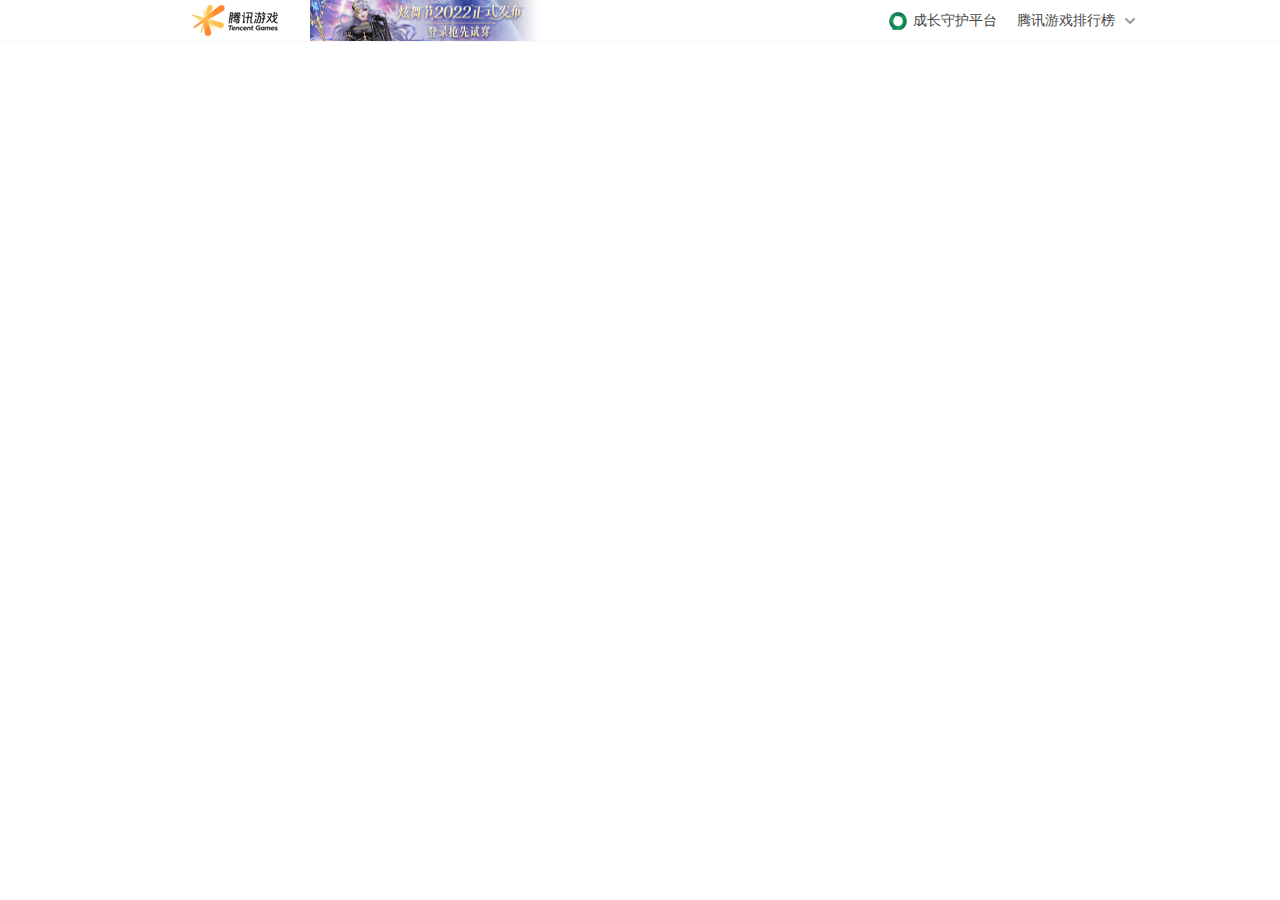
<file: 24_王者荣耀官网/01_page-top.html>
<!DOCTYPE html>
<html lang="en">
<head>
  <meta charset="UTF-8">
  <meta http-equiv="X-UA-Compatible" content="IE=edge">
  <meta name="viewport" content="width=device-width, initial-scale=1.0">
  <title>王者荣耀_top</title>
  <link rel="stylesheet" href="./CSS/reset.css">
  <link rel="stylesheet" href="./CSS/common.css">
  <style>
    .top {
      border-bottom: 1px solid #f5f5f5;
    }
    .top .area {
      display: flex;
      justify-content: space-between;
      height: 41px;
      line-height: 41px;
      /* background-color: orange; */
    }
    .top .area .left-area {
      display: flex;
    }
    .top .area .left-area .logo .img {
      display: block;
      width: 150px;
      height: 41px;
      text-indent: -9999px;
      background: url(./img/logo-top.png) no-repeat top center;
    }
    .top .area .left-area .recommend {
      text-indent: -9999px;
    }
    .top .area .left-area .recommend img {
      display: block;
      width: 230px;
      height: 41px;
    }
    .top .area .right-area {
      display: flex;
      /* align-items: center; */
    }
    .area .right-area .item a {
      position: relative;
      display: block;
      font-size: 14px;
      color: #464646;
    }
    .area .right-area .item a.grow {
      padding-left: 30px;
      margin-right: 20px;
    }
    .top .area .right-area .item .grow .icon-grow {
      position: absolute;
      top: 0;
      bottom: 0;
      margin: auto 0;
      left: 0;
      width: 30px; 
      height: 30px;
      background: url(./img/title_sprite.png) no-repeat -30px 0;
    }
    .top .area .right-area a.rank {
      margin-right: 25px;
    }
    .top .area .right-area .item .rank::after {
      content: "";
      position: absolute;
      width: 30px;
      height: 30px;
      top: 0;
      bottom: 0;
      margin: auto 0;
      background: url(./img/title_sprite.png) no-repeat 0 0;
      /* 透明度 */
      opacity: 0.4;
      /* 旋转 */
      transform: rotate(90deg); 
    }
  </style>
</head>
<body>
  
  <div class="top">
    <div class="top_wrapper area">
      <div class="left-area">
        <div class="logo">
          <a href="#" class="img">腾讯游戏</a>
        </div>
        <div class="recommend">
          <img src="./img/recommend.jpg" alt="">
        </div>
      </div>
      <ul class="right-area">
        <li class="item">
          <a class="grow" href="#">
            <i class="icon-grow"></i>
            成长守护平台
          </a>
        </li>
        <li class="item">
          <a class="rank" href="#">腾讯游戏排行榜</a>
        </li>
      </ul>
    </div>
  </div>

</body>
</html>
</file>
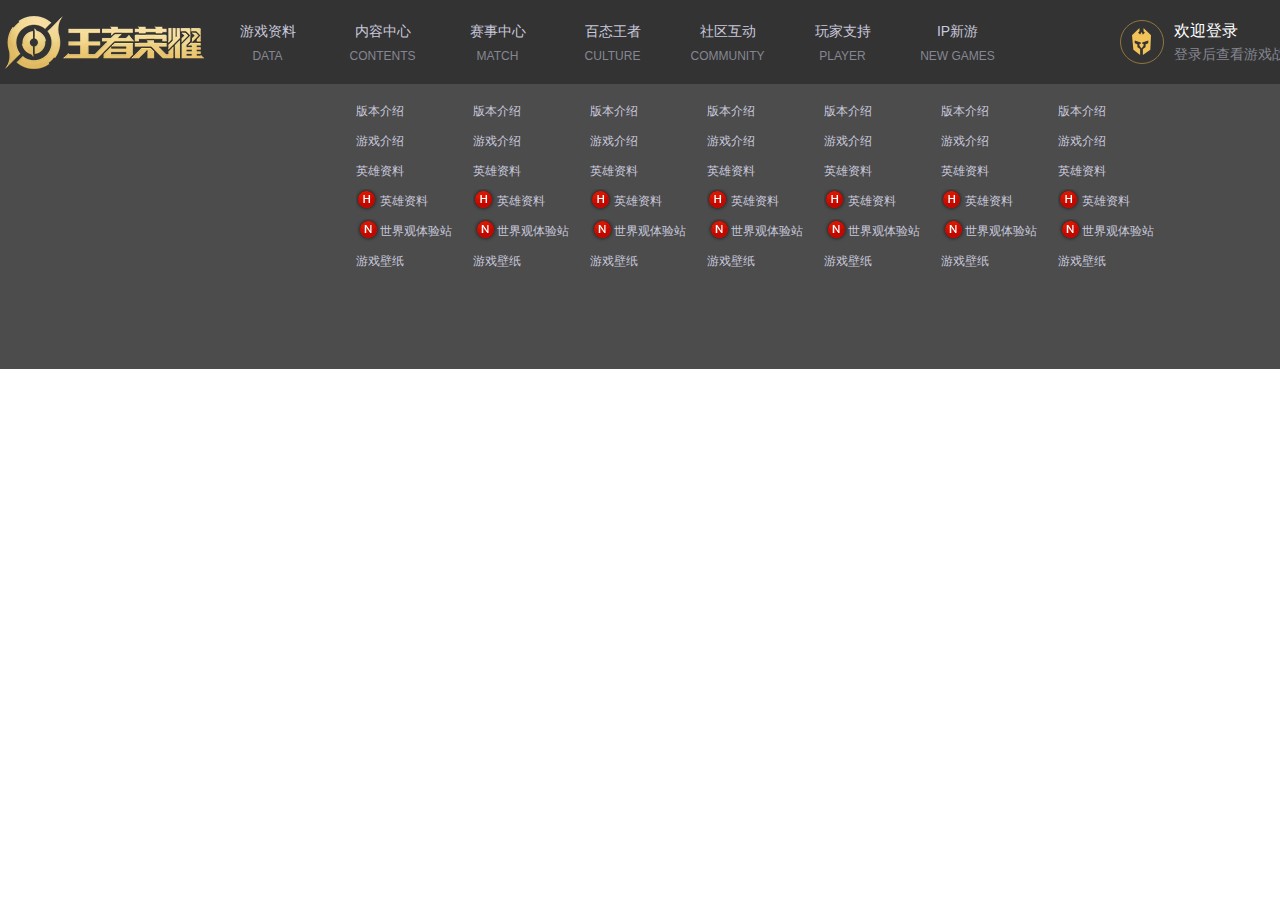
<file: 24_王者荣耀官网/02_page-header.html>
<!DOCTYPE html>
<html lang="en">
<head>
  <meta charset="UTF-8">
  <meta http-equiv="X-UA-Compatible" content="IE=edge">
  <meta name="viewport" content="width=device-width, initial-scale=1.0">
  <title>Document</title>
  <link rel="stylesheet" href="./CSS/common.css">
  <link rel="stylesheet" href="./CSS/reset.css">
  <style>
    .header {
      position: relative;
      background: rgba(0,0,0,0.8);
      height: 84px;
    }
    .header .area {
      display: flex;
      justify-content: space-between;
    }
    .header .area .left-area {
      display: flex;
    }
    .header .area .left-area .logo a {
      /* 设置相对定位后,a设置高度后会给父元素汇报高度故logo也会有同样的高度故可以用居中方式二(父元素存在高度的基础条件) */
      position: relative;
      display: block;
      width: 210px;
      height: 54px;
      
      /* 居中方式二 */
      top: 50%;
      transform: translatey(-50%);

      text-indent: -9999px;
      background: url(./img/logo-main.png) no-repeat center center;
    }

    .header .area .left-area .nav-list {
      display: flex;
    }
    .header .area .left-area .nav-list .item {
      width: 115px;
      height: 84px;
      text-align: center;
    }
    .header .area .left-area .nav-list .item:hover {
      background: url(./img/index_sprite.png) no-repeat;
    }
    .header .area .left-area .nav-list .item a {
      display: block;
      box-sizing: border-box;
      height: 100%;
      color: #c9c9dd;
      font-size: 14px;
      padding-top: 23px;
    }
    .header .area .left-area .nav-list .item:hover a {
      color: #e4b653;
    }
    .header .area .left-area .nav-list .item a .desc {
      display: block;
      color: #858792;
      font-size: 12px;
      margin-top: 8px;
    }
    .header .area .left-area .nav-list .item:hover a .desc {
      color: #91763f;
    }

    .header .area .right-area {
      display: flex;
      align-items: center;
    }
    .header .area .right-area .login-png {
      display: block;
      width: 42px;
      height: 42px;
      margin-right: 10px;
      border: 1px solid #91763f;
      border-radius: 42px;
    }
    .header .area .right-area .info .login {
      font-size: 16px;
      color: #fff;
    }
    .header .area .right-area .info p {
      font-size: 14px;
      color: #858792;
      margin-top: 4px;
    }
    .header .underline {
      position: absolute;
      left: 0; 
      right: 0;
      top: 84px;
      background: rgba(0,0,0,0.7);
      height: 0;
      transition: height 300ms ease;
    }
    .header:hover .underline {
      height: 285px;
    }
    .header .underline .inner {
      display: flex;
      margin: 10px 353px;
      width: 940px;
      height: 100%;
      box-sizing: border-box;
      padding: -1px 0 30px 56px;
      overflow: hidden;
    }
    .header .underline .inner .item-nav {
      width: 112px;
      padding: 2px 2.5px 0;
      text-align: center;
    }
    .header .underline .inner .item-nav a {
      display: block;
      display: flex;
      align-items: center;
      height: 30px;
      line-height: 30px;
      padding: 0;
      font-size: 12px;
      color: #c9c9dd;
    }
    .header .underline .inner .item-nav a:hover {
      color: #f3c258;
      text-decoration: underline;
    }
    .header .underline .inner .item-nav a .icon-hot {
      display: inline-block;
      width: 24px;
      height: 24px;
      background: url(./img/index_sprite.png) no-repeat -163px -68px;
    }
    .header .underline .inner .item-nav a .icon-fans {
      display: inline-block;
      width: 24px;
      height: 24px;
      background: url(./img/index_sprite.png) no-repeat -137px -68px;
    }
  </style>
</head>
<body>

  <div class="header">
    <div class="area header_wrapper">
      <div class="left-area">
        <h1 class="logo">
          <!-- 在a中输入关键字,有利于svg优化 -->
          <a href="#">王者荣耀</a>
        </h1>
        <ul class="nav-list">
          <li class="item">
            <a href="#">
              游戏资料
              <span class="desc">DATA</span>
            </a>
          </li>
          <li class="item">
            <a href="#">
              内容中心
              <span class="desc">CONTENTS</span>
            </a>
          </li>
          <li class="item">
            <a href="#">
              赛事中心
              <span class="desc">MATCH</span>
            </a>
          </li>
          <li class="item">
            <a href="#">
              百态王者
              <span class="desc">CULTURE</span>
            </a>
          </li>
          <li class="item">
            <a href="#">
              社区互动
              <span class="desc">COMMUNITY</span>
            </a>
          </li>
          <li class="item">
            <a href="#">
              玩家支持
              <span class="desc">PLAYER</span>
            </a>
          </li>
          <li class="item">
            <a href="#">
              IP新游
              <span class="desc">NEW GAMES</span>
            </a>
          </li>
        </ul>
      </div>
      <div class="right-area">
        <a href="#" class="login-png">
          <img src="./img/login.png" alt="">
        </a>
        <div class="info">
          <a href="#" class="login">欢迎登录</a>
          <p>登录后查看游戏战绩</p>
        </div>
      </div>
    </div>
    <div class="underline">
      <ul class="inner">
        <li class="item-nav">
          <a href="#">版本介绍</a>
          <a href="#">游戏介绍</a>
          <a href="#">英雄资料</a>
          <a href="#">
            <i class="icon-hot"></i>
            英雄资料
          </a>
          <a href="#">
            <i class="icon-fans"></i>
            世界观体验站
          </a>
          <a href="#">游戏壁纸</a>
        </li>
        <li class="item-nav">
          <a href="#">版本介绍</a>
          <a href="#">游戏介绍</a>
          <a href="#">英雄资料</a>
          <a href="#">
            <i class="icon-hot"></i>
            英雄资料
          </a>
          <a href="#">
            <i class="icon-fans"></i>
            世界观体验站
          </a>
          <a href="#">游戏壁纸</a>
        </li>
        <li class="item-nav">
          <a href="#">版本介绍</a>
          <a href="#">游戏介绍</a>
          <a href="#">英雄资料</a>
          <a href="#">
            <i class="icon-hot"></i>
            英雄资料
          </a>
          <a href="#">
            <i class="icon-fans"></i>
            世界观体验站
          </a>
          <a href="#">游戏壁纸</a>
        </li>
        <li class="item-nav">
          <a href="#">版本介绍</a>
          <a href="#">游戏介绍</a>
          <a href="#">英雄资料</a>
          <a href="#">
            <i class="icon-hot"></i>
            英雄资料
          </a>
          <a href="#">
            <i class="icon-fans"></i>
            世界观体验站
          </a>
          <a href="#">游戏壁纸</a>
        </li>
        <li class="item-nav">
          <a href="#">版本介绍</a>
          <a href="#">游戏介绍</a>
          <a href="#">英雄资料</a>
          <a href="#">
            <i class="icon-hot"></i>
            英雄资料
          </a>
          <a href="#">
            <i class="icon-fans"></i>
            世界观体验站
          </a>
          <a href="#">游戏壁纸</a>
        </li>
        <li class="item-nav">
          <a href="#">版本介绍</a>
          <a href="#">游戏介绍</a>
          <a href="#">英雄资料</a>
          <a href="#">
            <i class="icon-hot"></i>
            英雄资料
          </a>
          <a href="#">
            <i class="icon-fans"></i>
            世界观体验站
          </a>
          <a href="#">游戏壁纸</a>
        </li>
        <li class="item-nav">
          <a href="#">版本介绍</a>
          <a href="#">游戏介绍</a>
          <a href="#">英雄资料</a>
          <a href="#">
            <i class="icon-hot"></i>
            英雄资料
          </a>
          <a href="#">
            <i class="icon-fans"></i>
            世界观体验站
          </a>
          <a href="#">游戏壁纸</a>
        </li>
      </ul>
    </div>
  </div>

</body>
</html>
</file>
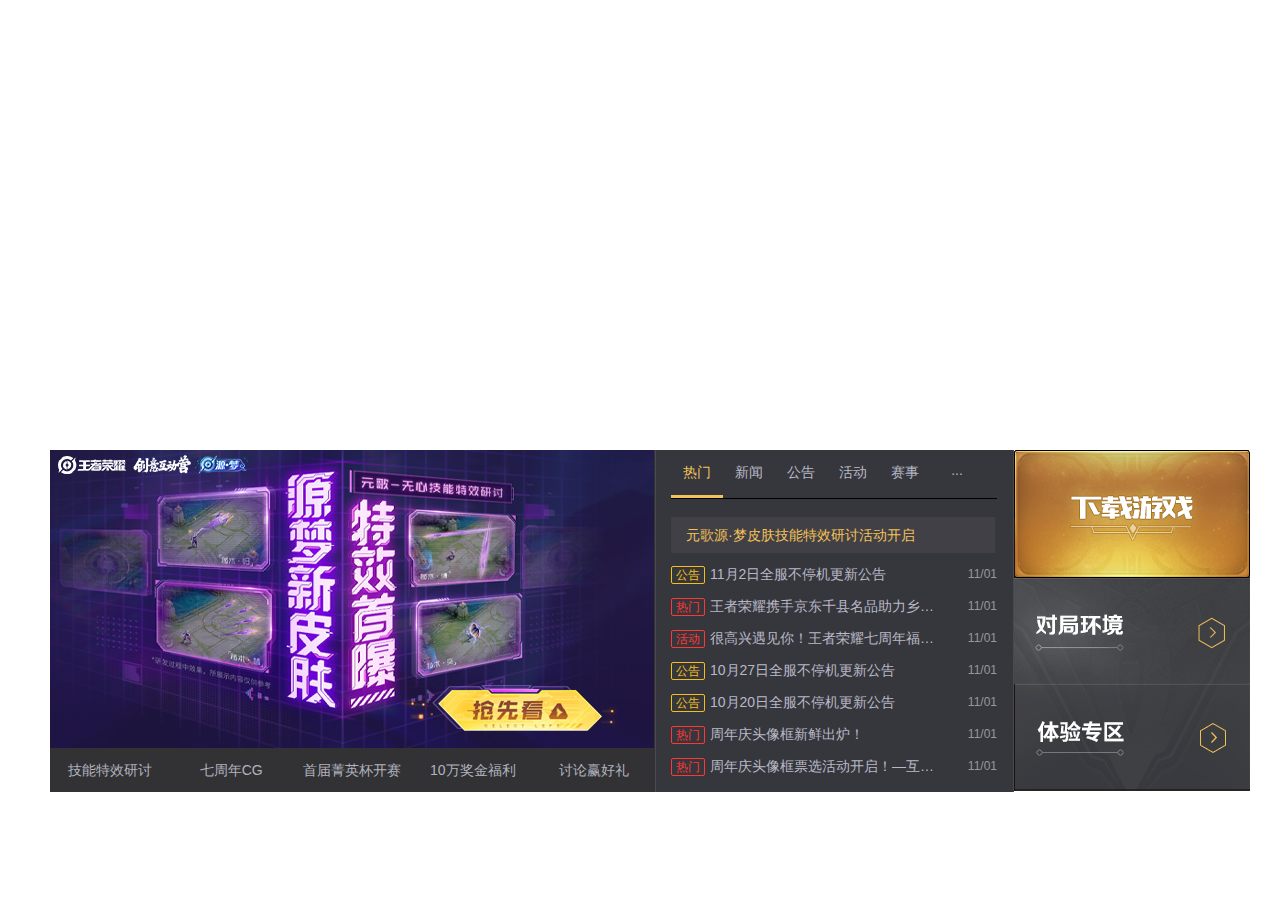
<file: 24_王者荣耀官网/03_page-main-news.html>
<!DOCTYPE html>
<html lang="en">
<head>
  <meta charset="UTF-8">
  <meta http-equiv="X-UA-Compatible" content="IE=edge">
  <meta name="viewport" content="width=device-width, initial-scale=1.0">
  <title>王者荣耀-news</title>
  <link rel="stylesheet" href="./CSS/common.css">
  <link rel="stylesheet" href="./CSS/reset.css">
  <style>
    .main {
      display: flex;
      height: 342px;
      background: url(./img/main_top.png) no-repeat left top;
    }
    .main .banner-section {
      width: 604px;
    }
    .main .news-section {
      flex: 1;
    }
    .main .download-section {
      width: 236px;
    }
   
    /* 左侧 */
    .main .banner-section .banner-img {
      display: flex;
      overflow: hidden;
      width: 604px;
      height: 298px;
    }
    .main .banner-section .banner-img .album {
      display: block;
    }
    .main .banner-section .banner-down {
      display: flex;
    }
    .main .banner-section .banner-down .item {
      width: 120.8px;
      height: 44px;
      /* 两个属性都可以继承,故写在其父类上面 */
      line-height: 44px;
      text-align: center;
      background-color: #323235;
    }
    .main .banner-section .banner-down .item .nav {
      display: block;
      height: 100%;
      color: #b1b2be;
    }
    .main .banner-section .banner-down .item .nav:hover {
      background: rgba(255,255,255,0.15);
      color: #f3c258;
    }

    /* 中间 */
    .main .news-section {
      padding: 0 17px;
    }
    .main .news-section .news-top {
      display: flex;
      /* 设置flex布局后aligin默认值normal为 stretch会把子代元素进行拉伸和父元素高度一样*/
      /* align-items: stretch; */
      height: 48px;
      border-bottom: 1px solid ;
    }
    .main .news-section .news-nav {
      display: flex;
    }
    .main .news-section .news-nav .item {
      width: 52px;
      line-height: 45px;
      box-sizing: border-box;
      text-align: center;
      padding-bottom: 3px;

      transition: border-bottom 80ms ease-in;
    }
    .main .news-section .news-nav .item:hover a,
    .main .news-section .news-nav .item.active a {
      padding: 0;
      color: #f3c258;
      border-bottom: 3px solid #f3c258;
    }
    .main .news-section .news-nav .item a {
      display: block;
      height: 100%;
      color: #b8b9c5;
    }
    .main .news-section .news-more {
      display: inline-block;
      width: 52px;
      height: 21px;
      text-align: center;
      margin-top: 12px;
      color: #b1b2be;
    }
    .main .news-section .news-list .event-top {
      width: 294px;
      height: 36px;
      line-height: 36px;
      padding: 0 15px;
      margin: 18px 0 11px;
      background-color: #414046;
    }
    .main .news-section .news-list .event-top a {
      display: inline-block;
      width: 230px;
      height: 100%;
      color: #f3c258;
      overflow: hidden;
      text-overflow: ellipsis;
      white-space: nowrap;
    }
    .main .news-section .news-list .event {
      display: flex;
      justify-content: space-between;
      height: 21px;
      margin-bottom: 11px;
    }
    .main .news-section .news-list .event .link {
      display: flex;
    }
    .main .news-section .news-list .event span {
      display: inline-block;
      color: #b8b9c5;
      width: 32px;
      height: 16px;
      line-height: 16px;
      text-align: center;
      font-size: 12px;
      border: 1px solid;
      border-radius: 2px;
      margin: 2px 5px 0 0;
    }
    .main .news-section .news-list .event span.notice {
      color: #f4be19;
    }
    /* 需要选择多个类选择器的时候需要把每一个类选择的路径写得相对具体一些 */
    .main .news-section .news-list .event span.hot,
    .main .news-section .news-list .event span.active {
      color: #ff3636;
    }
    .main .news-section .news-list .event p {
      width: 230px;
      line-height: 21px;
      color: #b8b9c5;
      text-overflow: ellipsis;
      white-space: nowrap;
      overflow: hidden;
    }
    .main .news-section .news-list .event i {
      line-height: 21px;
      color: #999;
      font-size: 12px;
    }
    /* 右侧 */
    .main .download-section .download {
      display: block;
      width: 236px;
      height: 128px;
      background: url(./img/index_sprite.png) no-repeat 0 -219px;
    }
    .main .download-section .battle {
      display: block;
      width: 236px;
      height: 106px;
      background: url(./img/index_sprite.png) no-repeat 0 -350px;
    }
    .main .download-section .demo {
      display: block;
      width: 236px;
      height: 108px;
      background: url(./img/index_sprite.png) no-repeat 0 -461px;
    }
  </style>
</head>
<body>
  
  <div class="main main_wrapper">
    <div class="banner-section">
      <div class="banner-img">
        <a class="album" href="#">
          <img src="./img/banner01.jpeg" alt="">
        </a>
        <a class="album" href="#">
          <img src="./img/banner02.jpeg" alt="">
        </a>
        <a class="album" href="#">
          <img src="./img/banner03.jpeg" alt="">
        </a>
      </div>
      <ul class="banner-down">
        <li class="item">
          <a class="nav" href="#">技能特效研讨</a>
        </li>
        <li class="item">
          <a class="nav" href="#">七周年CG</a>
        </li>
        <li class="item">
          <a class="nav" href="#">首届菁英杯开赛</a>
        </li>
        <li class="item">
          <a class="nav" href="#">10万奖金福利</a>
        </li> <li class="item">
          <a class="nav" href="#">讨论赢好礼</a>
        </li>

      </ul>
    </div>
    <div class="news-section">
      <div class="news-top">
        <ul class="news-nav">
          <li class="item active">
            <a href="#">热门</a>
          </li>
          <li class="item">
            <a href="#">新闻</a>
          </li>
          <li class="item">
            <a href="#">公告</a>
          </li>
          <li class="item">
            <a href="#">活动</a>
          </li>
          <li class="item">
            <a href="#">赛事</a>
          </li>
        </ul>
        <a class="news-more" href="#">...</a>
      </div>
      <ul class="news-list">
        <li class="event-top">
          <a href="#">元歌源·梦皮肤技能特效研讨活动开启</a>
        </li>
        <li class="event">
          <a class="link" href="#">
            <span class="notice">公告</span>
            <p>11月2日全服不停机更新公告</p>
          </a>
          <i>11/01</i>
        </li>
        <li class="event">
          <a class="link" href="#">
            <span class="hot">热门</span>
            <p>王者荣耀携手京东千县名品助力乡村振兴，为新农人加油</p>
          </a>
          <i>11/01</i>
        </li>
        <li class="event">
          <a class="link" href="#">
            <span class="active">活动</span>
            <p>很高兴遇见你！王者荣耀七周年福利来袭！</p>
          </a>
          <i>11/01</i>
        </li>
        <li class="event"> 
          <a class="link" href="#">
            <span class="notice">公告</span>
            <p>10月27日全服不停机更新公告</p>
          </a>
          <i>11/01</i>
        </li>
        <li class="event">
          <a class="link" href="#">
            <span class="notice">公告</span>
            <p>10月20日全服不停机更新公告</p>
          </a>
          <i>11/01</i>
        </li>
        <li class="event">
          <a class="link" href="#">
            <span class="hot">热门</span>
            <p>周年庆头像框新鲜出炉！</p>
          </a>
          <i>11/01</i>
        </li>
        <li class="event">
          <a class="link" href="#">
            <span class="hot">热门</span>
            <p>周年庆头像框票选活动开启！—互动小任务第19期</p>
          </a>
          <i>11/01</i>
        </li>
      </ul>
    </div>
    <div class="download-section">
      <a href="#" class="download"></a>
      <a href="#" class="battle"></a>
      <a href="#" class="demo"></a>
    </div>
  </div>

</body>
</html>
</file>
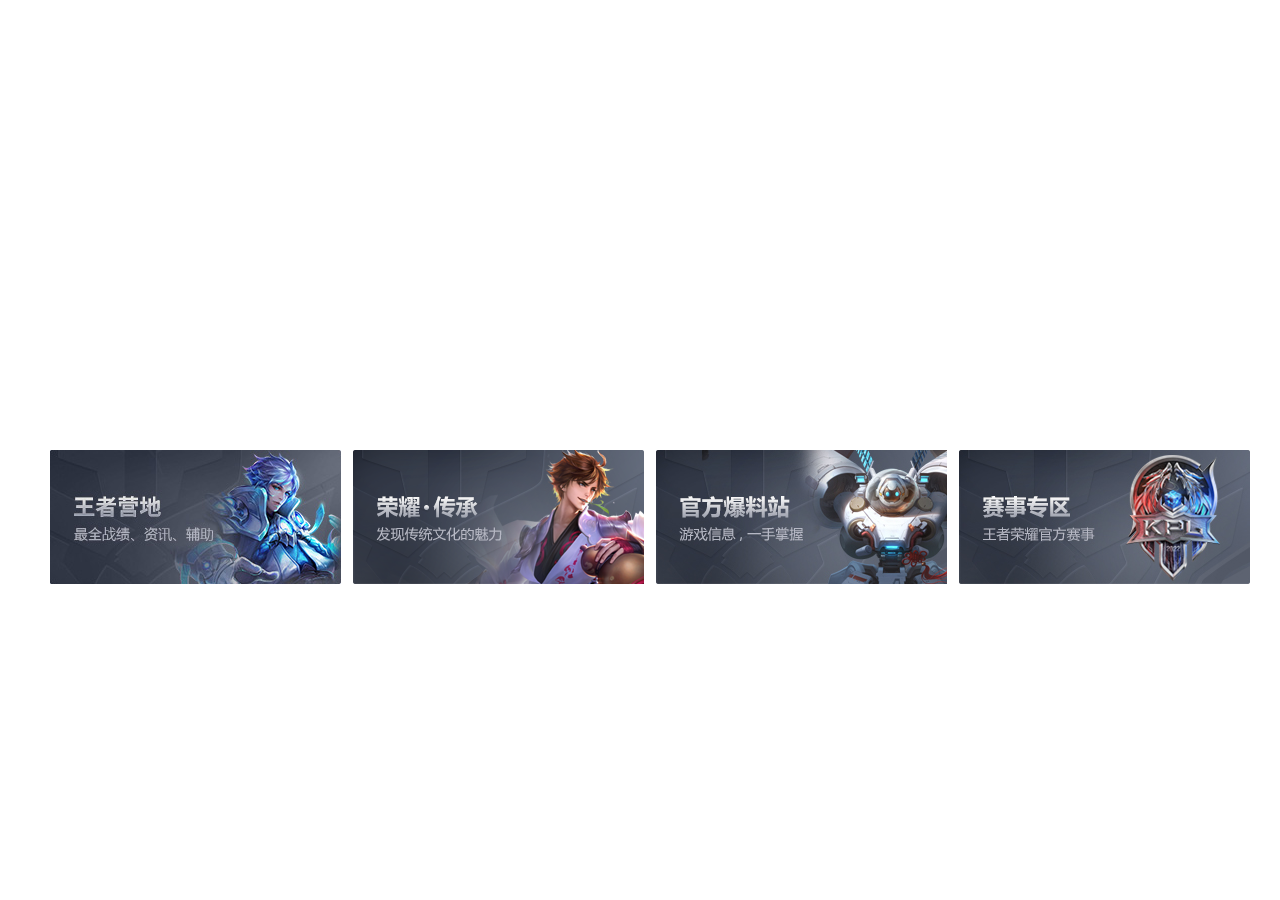
<file: 24_王者荣耀官网/04_page-main-mod.html>
<!DOCTYPE html>
<html lang="en">
<head>
  <meta charset="UTF-8">
  <meta http-equiv="X-UA-Compatible" content="IE=edge">
  <meta name="viewport" content="width=device-width, initial-scale=1.0">
  <title>王者荣耀-mod</title>
  <link rel="stylesheet" href="./CSS/common.css">
  <link rel="stylesheet" href="./CSS/reset.css">
  <style>
    .mod-list {
      display: flex;
      width: 1215px;
      height: 134px;
      margin: 28px 15px 34px 0;
    }
    .mod-list .item {
      width: 291px;
      /* 使得hidde生效得前提是设置固定宽度,故width和overflow:hidden经常放一起 */
      overflow: hidden;
      margin-right: 12px;
    }
    .mod-list .item .mod-album {
      display: block;
      transition: transform .4s ease;
    }
    .mod-list .item .mod-album:hover {
      transform: scale(1.1);
    }
  </style>
</head>
<body>
  
  <div class="main main_wrapper">
    <ul class="mod-list">
      <li class="item">
        <a class="mod-album" href="#">
          <img src="./img/mod-album01.jpg" alt="">
        </a>
      </li>
      <li class="item">
        <a class="mod-album" href="#">
          <img src="./img/mod-album02.png" alt="">
        </a>
      </li>
      <li class="item">
        <a class="mod-album" href="#">
          <img src="./img/mod-album03.jpg" alt="">
        </a>
      </li>
      <li class="item">
        <a class="mod-album" href="#">
          <img src="./img/mod-album04.jpg" alt="">
        </a>
      </li>
    </ul>
  </div>

</body>
</html>
</file>
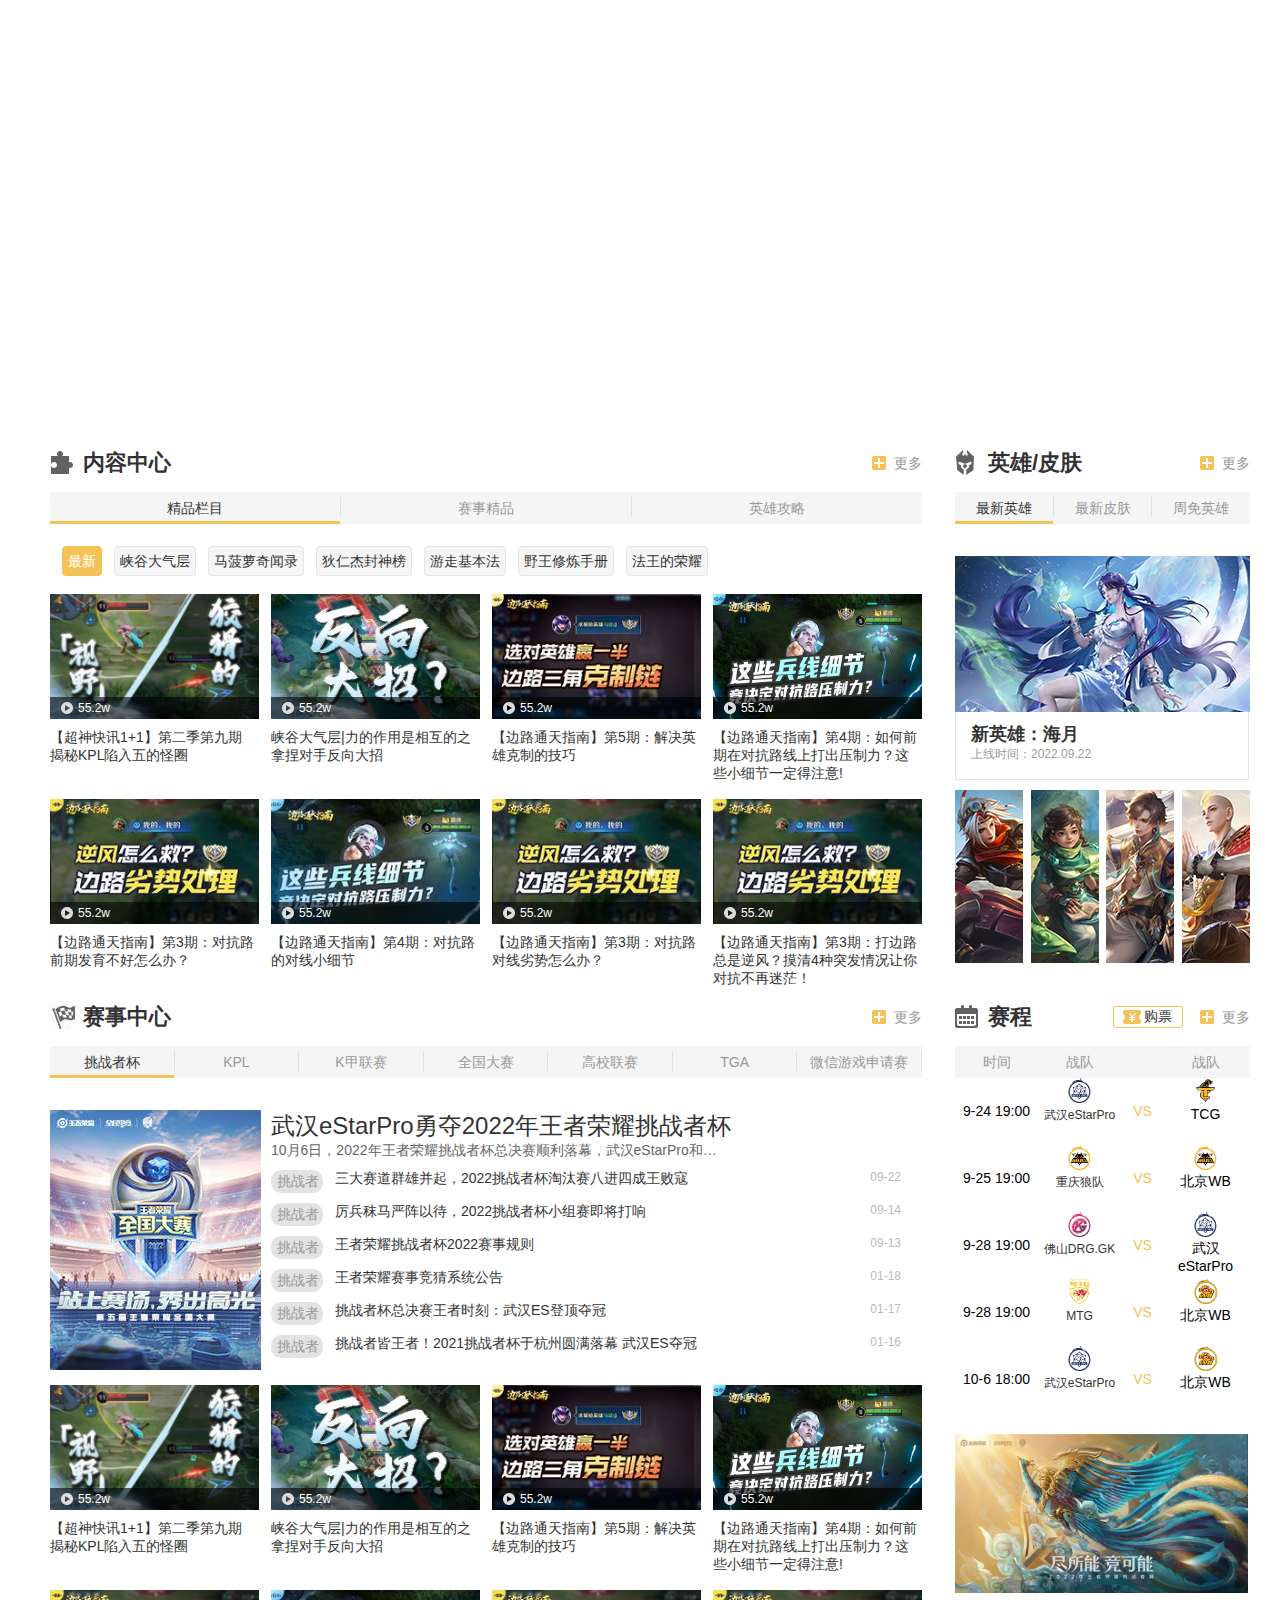
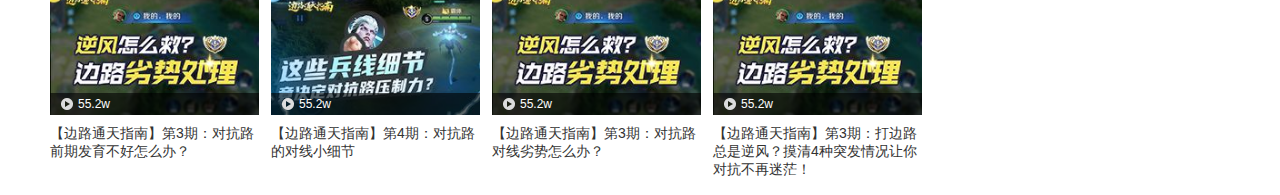
<file: 24_王者荣耀官网/05_page-main-content.html>
<!DOCTYPE html>
<html lang="en">
<head>
  <meta charset="UTF-8">
  <meta http-equiv="X-UA-Compatible" content="IE=edge">
  <meta name="viewport" content="width=device-width, initial-scale=1.0">
  <title>王者荣耀-content</title>
  <link rel="stylesheet" href="./CSS/reset.css">
  <link rel="stylesheet" href="./CSS/common.css">
  <link rel="stylesheet" href="./CSS/main_header.css">
  <style>
    .main .content {
      display: flex;
      justify-content: space-between;
    }
    .main .content .content-left {
      width: 872px;
      height: 554px;
      margin-right: 33px;
    }

    /* 内容中心 */
    .main .content .content-left .item_common .item-content {
      background: url(./img/index_sprite.png) no-repeat 0 -106px;
    }

    /* 导航条 */
    .main .content .content-left .item_nav {
      display: flex;
      align-items: center;
      height: 48px;
      text-align: center;
      padding: 8px 0 9px;
    }
    .main .content .content-left .item_nav .nav-list a {
      display: inline-block;
      color: #333;
      height: 24px;
      line-height: 24px;
      padding: 2px 5px;
      background-color: #f5f5f5;
      border: 1px solid #e5e5e5;
      margin-left: 12px;
      border-radius: 4px;
    }
    .main .content .content-left .item_nav .nav-list a:hover,
    .main .content .content-left .item_nav .nav-list a.active {
      border-color: #f3c258;
      background: #f3c258;
      color: #fff;
    }

    /* video-list */
    .main .content .content-left .item_video {
      display: flex;
      flex-wrap: wrap;
      justify-content: space-between;
      height: 410px;
    }
    .main .content .content-left .item_video .video-list {
      width: 209px;
      height: 175px;
      margin-bottom: 30px;
    }
    .main .content .content-left .item_video .video-list .list-link {
      position: relative;
      display: block;
      width: 209px;
      height: 125px;
    }
    .main .content .content-left .item_video .video-list .list-link .cover {
      /* display和opacity在执行动画的时候会冲突 */
      /* display: none; */
      opacity: 0;
      position: absolute;
      top: 0;
      bottom: 0;
      left: 0;
      right: 0;
      background: rgba(0,0,0,0.6);

      transition: opacity 300ms ease-in;
    }
    .main .content .content-left .item_video .video-list .list-link:hover .cover {
      /* display: block; */
      opacity: 1;
    }
    .main .content .content-left .item_video .video-list .list-link .cover .icon-hov {
      /* 对于icon小图标的位置调整:用定位来做 */
      position: absolute;
      top: 0;
      bottom: 0;
      left: 0;
      right: 0;
      margin: auto;
      display: inline-block;
      width: 40px;
      height: 40px;
      background: url(./img/index_sprite.png) no-repeat -192px -64px;
    }
    .main .content .content-left .item_video .video-list .list-link img {
      display: inline-block;
      width: 209px;
      height: 125px;
    }
    .main .content .content-left .item_video .video-list .list-link .up {
      position: absolute;
      display:flex;
      bottom: 0;
      left: 0;
      right: 0;
      height: 22px;
      line-height: 22px;
      padding: 0 10px;
      font-size: 12px;
      color: #fff;
      background: rgba(0,0,0,0.6); 
    }
    .main .content .content-left .item_video .video-list .list-link .up .icon {
      display: inline-block;
      width: 14px;
      height: 20px;
      margin-right: 4px;
      background: url(./img/index_sprite.png) no-repeat -255px -59px;
    }
    .main .content .content-left .item_video .video-list .list-bottom {
      display: block;
      height: 40px;
      margin-top: 10px;
      color: #333;
    }

    /* 赛事中心 */
    .main .content .content-left .item_common .item-match {
      background: url(./img/index_sprite.png) no-repeat 0 -184px;
    }

    /* 赛事速览 */
    .main .content .content-left .item_scan {
      display: flex;
      height: 260px;
      margin: 32px 0 15px;
    }
    .main .content .content-left .item_scan .scan-album {
      display: block;
      width: 211px;
      height: 100%;
      margin-right: 10px;
    }
    .main .content .content-left .item_scan .scan-content {
      width: 577px;
      height: 66px;
    }
    .main .content .content-left .item_scan .scan-content .content-header {
      display: block;
      font-size: 24px;
      color: #333;
      overflow: hidden;
      text-overflow: ellipsis;
      white-space: nowrap;
    }
    .main .content .content-left .item_scan .scan-content .content-header:hover {
      text-decoration: underline;
    }
    .main .content .content-left .item_scan .scan-content .content-subhead {
      display: block;
      width: 450px;
      color: #666;
      overflow: hidden;
      text-overflow: ellipsis;
      white-space: nowrap;
    }
    .main .content .content-left .item_scan .scan-content .content-list {
      width: 630px;
    }
    .main .content .content-left .item_scan .scan-content .content-list .list-item {
      /* 当两个多个子元素设置line-block属性后会在水平方向上出现垂直不对齐现象,这是要在其父元素上设置flex布局 */
      position: relative;
      display: flex;
      height: 23px;
      margin: 10px 0 9px;
    }
    .main .content .content-left .item_scan .scan-content .content-list .list-item span {
      display: inline-block;
      width: 48px;
      height: 19px;
      line-height: 19px;
      text-align: center;
      margin-right: 12px;
      background: #e3e3e3;
      border-radius: 10px;
      border: 2px solid #e3e3e3;
      color: #999999;
      text-indent: 2px;
      overflow: hidden; 
    }
    .main .content .content-left .item_scan .scan-content .content-list .list-item a {
      display: inline-block;
      width: 450px;
      color: #333;
      text-overflow: ellipsis;
      white-space: nowrap;
      overflow: hidden;
    }
    .main .content .content-left .item_scan .scan-content .content-list .list-item a:hover {
      text-decoration: underline;
    }
    .main .content .content-left .item_scan .scan-content .content-list .list-item i {
      position: absolute;
      right: 0px;
      font-size: 12px;
      color: #b8b9c5;;
    }

    /* 右侧 */
    .main .content .content-right {
      width: 295px;
    }
    .main .content .content-right .item-role {
      background: url(./img/index_sprite.png) no-repeat 0 -144px;
    }
    .main .content .content-right .item_new-hero {
      margin-top: 32px;
      margin-bottom: 41px;
    }
    .main .content .content-right .item_new-hero .hero-album {
      display: block;
      width: 295px;
      height: 156px;
    }
    .main .content .content-right .item_new-hero .hero-info {
      width: 262px;
      height: 47px;
      padding: 10px 15px;
      border: 1px solid #e5e5e5;;
      border-top: none;
      margin-bottom: 10px;
    }
    .main .content .content-right .item_new-hero .hero-info .hero-name {
      font-size: 18px;
      color: #333;
      font-weight: 700;
    }
    .main .content .content-right .item_new-hero .hero-info .online-time {
      font-size: 12px;
      color: #999;
    }
    .main .content .content-right .item_new-hero .hero-list {
      display: flex;
      justify-content: space-between;
    }
    .main .content .content-right .item_new-hero .hero-list .item-list a {
      position: relative;
      display: block;
      width: 68px;
      height: 173px;
    }
    .main .content .content-right .item_new-hero .hero-list .item-list a:hover 
    .cover {
      /* display: block; */
      opacity: 1;
    }
    .main .content .content-right .item_new-hero .hero-list .item-list .list-link .cover {
      position: absolute;
      /* display: none; */
      top: 0;
      bottom: 0;
      left: 0;
      right: 0;
      background: rgba(0,0,0,0.88);

      opacity: 0;
      transition: opacity 300ms ease-in-out;
    }
    .main .content .content-right .item_new-hero .hero-list .item-list .list-link .cover span {
      position: absolute;
      display: inline-block;
      width: 13px;
      height: 40px;
      text-align: center;
      top: 0;
      bottom: 0;
      left: 0;
      right: 0;
      margin: auto;
      color: #f3c258;
    }

    /* 赛程 */
    .main .content .content-right .item_common .item-game {
      background: url(./img/index_sprite.png) no-repeat -157px -106px;
    }
    .main .content .content-right .item_common .buy {
      position: relative;
      top: 2px;
      right: -32px;
      display: inline-block;
      width: 46px;
      height: 20px;
      line-height: 19px;
      text-indent: 8px;
      padding-left: 22px;
      border: 1px solid #f3c258;
      border-radius: 2px;
      background: url(./img/index_sprite.png) no-repeat -243px -85px;
    }

    /* 赛程信息 */
    .main .content .content-right .item_subnav {
      display: flex;
      height: 32px;
      line-height: 32px;
      text-align: center;
      background-color: #f5f5f5;
    }
    .main .content .content-right .item_subnav .nav-time {
      display: inline-block;
      width: 83px;
      color: #999;
    }
    .main .content .content-right .item_subnav .nav-name01 {
      display: inline-block;
      width: 83px;
      color: #999;
    }
    .main .content .content-right .item_subnav .nav-space {
      display: inline-block;
      width: 43px;
    }
    .main .content .content-right .item_subnav .nav-name02 {
      display: inline-block;
      width: 83px;
      color: #999;
    }

    .main .content .content-right .item_battle {
      margin-bottom: 21px;
    }
    .main .content .content-right .item_battle .battle-list {
      display: flex;
      height: 67px;
      text-align: center;
      border-bottom: 1px;
    }
    .main .content .content-right .item_battle .battle-list .nav-time {
      display: inline-block;
      width: 83px;
      line-height: 67px;
    }
    .main .content .content-right .item_battle .battle-list .nav-name01 {
      display: inline-block;
      width: 83px;
    }
    .main .content .content-right .item_battle .battle-list .nav-name01 img {
      display: inline-block;
      width: 25px;
      height: 25px;
      margin: 0 27px;
    }
    .main .content .content-right .item_battle .battle-list .nav-name01 i {
      font-size: 12px;
      color: #333;
    }
    .main .content .content-right .item_battle .battle-list .nav-space {
      display: inline-block;
      width: 43px;
      font-size: 14px;
      color: #f3c258;
      line-height: 67px;
    }
    .main .content .content-right .item_battle .battle-list .nav-name02 {
      display: inline-block;
      width: 83px;
    }
    .main .content .content-right .item_battle .battle-list .nav-name02 img {
      display: inline-block;
      width: 25px;
      height: 25px;
      margin: 0 27px;
    }

    /* 封面 */
    .main .content .content-right .item_album .album-link img {
      display: block;
      width: 293px;
      height: 159px;
    }
  </style>
</head>
<body>
  
  <div class="main main_wrapper">
      <div class="content">
        <div class="content-left">
          <div class="item_common">
            <h3 class="item-content item_header">内容中心</h3>
            <a href="#" class="more_header">更多</a>
          </div>
          <div class="item_column">
            <a class="active" href="#">精品栏目</a>
            <span></span>
            <a href="#">赛事精品</a>
            <span></span>
            <a href="#">英雄攻略</a>
          </div>
          <ul class="item_nav">
            <li class="nav-list">
              <a class="active" href="#">最新</a>
            </li>
            <li class="nav-list">
              <a href="#">峡谷大气层</a>
            </li>
            <li class="nav-list">
              <a href="#">马菠萝奇闻录</a>
            </li>
            <li class="nav-list">
              <a href="#">狄仁杰封神榜</a>
            </li>
            <li class="nav-list">
              <a href="#">游走基本法</a>
            </li>
            <li class="nav-list">
              <a href="#">野王修炼手册</a>
            </li>
            <li class="nav-list">
              <a href="#">法王的荣耀</a>
            </li>
          </ul>
          <ul class="item_video">
            <li class="video-list">
              <a class="list-link" href="#">
                <div class="cover">
                  <i class="icon-hov"></i>
                </div>
                <img src="./img/video_album01.png" alt="">
                <span class="up">
                  <i class="icon"></i>
                  <span class="num">55.2w</span>
                </span>
              </a> 
              <span class="list-bottom">
                【超神快讯1+1】第二季第九期 揭秘KPL陷入五的怪圈
              </span>
            </li>
            <li class="video-list">
              <a class="list-link" href="#">
                <div class="cover">
                  <i class="icon-hov"></i>
                </div>
                <img src="./img/video_album02.jfif" alt="">
                <span class="up">
                  <i class="icon"></i>
                  <span class="num">55.2w</span>
                </span>
              </a>
              <span class="list-bottom">
                峡谷大气层|力的作用是相互的之拿捏对手反向大招 
              </span>
            </li>
            <li class="video-list">
              <a class="list-link" href="#">
                <div class="cover">
                  <i class="icon-hov"></i>
                </div>
                <img src="./img/video_album03.jfif" alt="">
                <span class="up">
                  <i class="icon"></i>
                  <span class="num">55.2w</span>
                </span>
              </a>
              <span class="list-bottom">
                【边路通天指南】第5期：解决英雄克制的技巧
              </span>
            </li>
            <li class="video-list">
              <a class="list-link" href="#">
                <div class="cover">
                  <i class="icon-hov"></i>
                </div>
                <img src="./img/video_album04.jfif" alt="">
                <span class="up">
                  <i class="icon"></i>
                  <span class="num">55.2w</span>
                </span>
              </a>
              <span class="list-bottom">
                【边路通天指南】第4期：如何前期在对抗路线上打出压制力？这些小细节一定得注意!
              </span>
            </li>
            <li class="video-list">
              <a class="list-link" href="#">
                <div class="cover">
                  <i class="icon-hov"></i>
                </div>
                <img src="./img/video_album05.jfif" alt="">
                <span class="up">
                  <i class="icon"></i>
                  <span class="num">55.2w</span>
                </span>
              </a>
              <span class="list-bottom">
                【边路通天指南】第3期：对抗路前期发育不好怎么办？
              </span>
            </li>
            <li class="video-list">
              <a class="list-link" href="#">
                <div class="cover">
                  <i class="icon-hov"></i>
                </div>
                <img src="./img/video_album06.jfif" alt="">
                <span class="up">
                  <i class="icon"></i>
                  <span class="num">55.2w</span>
                </span>
              </a>
              <span class="list-bottom">
                【边路通天指南】第4期：对抗路的对线小细节
              </span>
            </li>
            <li class="video-list">
              <a class="list-link" href="#">
                <div class="cover">
                  <i class="icon-hov"></i>
                </div>
                <img src="./img/video_album07.jfif" alt="">
                <span class="up">
                  <i class="icon"></i>
                  <span class="num">55.2w</span>
                </span>
              </a>
              <span class="list-bottom">
                【边路通天指南】第3期：对抗路对线劣势怎么办？
              </span>
            </li>
            <li class="video-list">
              <a class="list-link" href="#">
                <div class="cover">
                  <i class="icon-hov"></i>
                </div>
                <img src="./img/video_album08.jfif" alt="">
                <span class="up">
                  <i class="icon"></i>
                  <span class="num">55.2w</span>
                </span>
              </a>
              <span class="list-bottom">
                【边路通天指南】第3期：打边路总是逆风？摸清4种突发情况让你对抗不再迷茫！
              </span>
            </li>
          </ul>
          <div class="item_common">
            <h3 class="item-match item_header">赛事中心</h3>
            <a href="#" class="more_header">更多</a>
          </div>
          <div class="item_column">
            <a class="active" href="#">挑战者杯</a>
            <span></span>
            <a href="#">KPL</a>
            <span></span>
            <a href="#">K甲联赛</a>
            <span></span>
            <a href="#">全国大赛</a>
            <span></span>
            <a href="#">高校联赛</a>
            <span></span>
            <a href="#">TGA</a>
            <span></span>
            <a href="#">微信游戏申请赛</a>
            <span></span>
          </div>
          <div class="item_scan">
            <a class="scan-album" href="#">
              <img src="./img/scan_album.jpg" alt="">
            </a>
            <div class="scan-content">
              <a class="content-header" href="#">武汉eStarPro勇夺2022年王者荣耀挑战者杯</a>
              <a class="content-subhead" href="#">10月6日，2022年王者荣耀挑战者杯总决赛顺利落幕，武汉eStarPro和北京WB历经7局鏖战，最终武汉eStarPro以4:3的比分击败对手成功卫冕挑战者杯</a>
              <ul class="content-list">
                <li class="list-item">
                  <span>挑战者杯</span>
                  <a href="#">三大赛道群雄并起，2022挑战者杯淘汰赛八进四成王败寇</a>
                  <i>09-22</i>
                </li>
                <li class="list-item">
                  <span>挑战者杯</span>
                  <a href="#">厉兵秣马严阵以待，2022挑战者杯小组赛即将打响</a>
                  <i>09-14</i>
                </li>
                <li class="list-item">
                  <span>挑战者杯</span>
                  <a href="#">王者荣耀挑战者杯2022赛事规则</a>
                  <i>09-13</i>
                </li>
                <li class="list-item">
                  <span>挑战者杯</span>
                  <a href="#">王者荣耀赛事竞猜系统公告</a>
                  <i>01-18</i>
                </li>
                <li class="list-item">
                  <span>挑战者杯</span>
                  <a href="#">挑战者杯总决赛王者时刻：武汉ES登顶夺冠</a>
                  <i>01-17</i>
                </li>
                <li class="list-item">
                  <span>挑战者杯</span>
                  <a href="#">挑战者皆王者！2021挑战者杯于杭州圆满落幕 武汉ES夺冠</a>
                  <i>01-16</i>
                </li>
              </ul>
            </div>
          </div>
          <ul class="item_video">
            <li class="video-list">
              <a class="list-link" href="#">
                <div class="cover">
                  <i class="icon-hov"></i>
                </div>
                <img src="./img/video_album01.png" alt="">
                <span class="up">
                  <i class="icon"></i>
                  <span class="num">55.2w</span>
                </span>
              </a>
              <span class="list-bottom">
                【超神快讯1+1】第二季第九期 揭秘KPL陷入五的怪圈
              </span>
            </li>
            <li class="video-list">
              <a class="list-link" href="#">
                <div class="cover">
                  <i class="icon-hov"></i>
                </div>
                <img src="./img/video_album02.jfif" alt="">
                <span class="up">
                  <i class="icon"></i>
                  <span class="num">55.2w</span>
                </span>
              </a>
              <span class="list-bottom">
                峡谷大气层|力的作用是相互的之拿捏对手反向大招 
              </span>
            </li>
            <li class="video-list">
              <a class="list-link" href="#">
                <div class="cover">
                  <i class="icon-hov"></i>
                </div>
                <img src="./img/video_album03.jfif" alt="">
                <span class="up">
                  <i class="icon"></i>
                  <span class="num">55.2w</span>
                </span>
              </a>
              <span class="list-bottom">
                【边路通天指南】第5期：解决英雄克制的技巧
              </span>
            </li>
            <li class="video-list">
              <a class="list-link" href="#">
                <div class="cover">
                  <i class="icon-hov"></i>
                </div>
                <img src="./img/video_album04.jfif" alt="">
                <span class="up">
                  <i class="icon"></i>
                  <span class="num">55.2w</span>
                </span>
              </a>
              <span class="list-bottom">
                【边路通天指南】第4期：如何前期在对抗路线上打出压制力？这些小细节一定得注意!
              </span>
            </li>
            <li class="video-list">
              <a class="list-link" href="#">
                <div class="cover">
                  <i class="icon-hov"></i>
                </div>
                <img src="./img/video_album05.jfif" alt="">
                <span class="up">
                  <i class="icon"></i>
                  <span class="num">55.2w</span>
                </span>
              </a>
              <span class="list-bottom">
                【边路通天指南】第3期：对抗路前期发育不好怎么办？
              </span>
            </li>
            <li class="video-list">
              <a class="list-link" href="#">
                <div class="cover">
                  <i class="icon-hov"></i>
                </div>
                <img src="./img/video_album06.jfif" alt="">
                <span class="up">
                  <i class="icon"></i>
                  <span class="num">55.2w</span>
                </span>
              </a>
              <span class="list-bottom">
                【边路通天指南】第4期：对抗路的对线小细节
              </span>
            </li>
            <li class="video-list">
              <a class="list-link" href="#">
                <div class="cover">
                  <i class="icon-hov"></i>
                </div>
                <img src="./img/video_album07.jfif" alt="">
                <span class="up">
                  <i class="icon"></i>
                  <span class="num">55.2w</span>
                </span>
              </a>
              <span class="list-bottom">
                【边路通天指南】第3期：对抗路对线劣势怎么办？
              </span>
            </li>
            <li class="video-list">
              <a class="list-link" href="#">
                <div class="cover">
                  <i class="icon-hov"></i>
                </div>
                <img src="./img/video_album08.jfif" alt="">
                <span class="up">
                  <i class="icon"></i>
                  <span class="num">55.2w</span>
                </span>
              </a>
              <span class="list-bottom">
                【边路通天指南】第3期：打边路总是逆风？摸清4种突发情况让你对抗不再迷茫！
              </span>
            </li>
          </ul>
        </div>
        <div class="content-right">
          <div class="item_common">
            <h3 class="item-role item_header">英雄/皮肤</h3>
            <a href="#" class="more_header">更多</a>
          </div>
          <div class="item_column">
            <a class="active" href="#">最新英雄</a>
            <span></span>
            <a href="#">最新皮肤</a>
            <span></span>
            <a href="#">周免英雄</a>
          </div>
          <div class="item_new-hero">
            <a class="hero-album" href="#">
              <img src="./img/new-hero.webp" alt="">
            </a>
            <div class="hero-info">
              <p class="hero-name">新英雄：海月</p>
              <p class="online-time">上线时间：2022.09.22</p>
            </div>
            <ul class="hero-list">
              <li class="item-list">
                <a class="list-link" href="#">
                  <img src="./img/hero-list01.jpg" alt="">
                  <div class="cover">
                    <span>戈娅</span>
                  </div>
                </a>
              </li>
              <li class="item-list">
                <a class="list-link" href="#">
                  <img src="./img/hero-list02.webp" alt="">
                  <div class="cover">
                    <span>暃</span>
                  </div>
                </a>
              </li>
              <li class="item-list">
                <a class="list-link" href="#">
                  <img src="./img/hero-list03.webp" alt="">
                  <div class="cover">
                    <span>金蝉</span>
                  </div>
                </a>
              </li>
              <li class="item-list">
                <a class="list-link" href="#">
                  <img src="./img/hero-list04.webp" alt="">
                  <div class="cover">
                    <span>戈娅</span>
                  </div>
                </a>
              </li>
            </ul>
          </div>
          <div class="item_common">
            <h3 class="item-game item_header">赛程</h3>
            <a href="#" class="buy">购票</a>
            <a href="#" class="more_header">更多</a>
          </div>
          <div class="item_subnav">
            <span class="nav-time">时间</span>
            <span class="nav-name01">战队</span>
            <span class="nav-space"></span>
            <span class="nav-name02">战队</span>
          </div>
          <ul class="item_battle">
            <li class="battle-list">
              <span class="nav-time">9-24 19:00</span>
              <span class="nav-name01">
                <img src="./img/Battalion01.png" alt="">
                <i>武汉eStarPro</i>
              </span>
              <span class="nav-space">VS</span>
              <span class="nav-name02">
                <img src="./img/Battalion02.png" alt="">
                <i>TCG</i>
              </span>
            </li>
            <li class="battle-list">
              <span class="nav-time">9-25 19:00</span>
              <span class="nav-name01">
                <img src="./img/Battalion03.png" alt="">
                <i>重庆狼队</i>
              </span>
              <span class="nav-space">VS</span>
              <span class="nav-name02">
                <img src="./img/Battalion04.png" alt="">
                <i>北京WB</i>
              </span>
            </li>
            <li class="battle-list">
              <span class="nav-time">9-28 19:00</span>
              <span class="nav-name01">
                <img src="./img/Battalion05.png" alt="">
                <i>佛山DRG.GK</i>
              </span>
              <span class="nav-space">VS</span>
              <span class="nav-name02">
                <img src="./img/Battalion06.png" alt="">
                <i>武汉eStarPro</i>
              </span>
            </li>
            <li class="battle-list">
              <span class="nav-time">9-28 19:00</span>
              <span class="nav-name01">
                <img src="./img/Battalion07.png" alt="">
                <i>MTG</i>
              </span>
              <span class="nav-space">VS</span>
              <span class="nav-name02">
                <img src="./img/Battalion08.png" alt="">
                <i>北京WB</i>
              </span>
            </li>
            <li class="battle-list">
              <span class="nav-time">10-6 18:00</span>
              <span class="nav-name01">
                <img src="./img/Battalion09.png" alt="">
                <i>武汉eStarPro</i>
              </span>
              <span class="nav-space">VS</span>
              <span class="nav-name02">
                <img src="./img/Battalion10.png" alt="">
                <i>北京WB</i>
              </span>
            </li>
          </ul>
          <div class="item_album">
            <a href="#" class="album-link">
              <img src="./img/item_album.webp" alt="">
            </a>
          </div>
        </div>
      </div>
  </div>
  
</body>
</html>
</file>
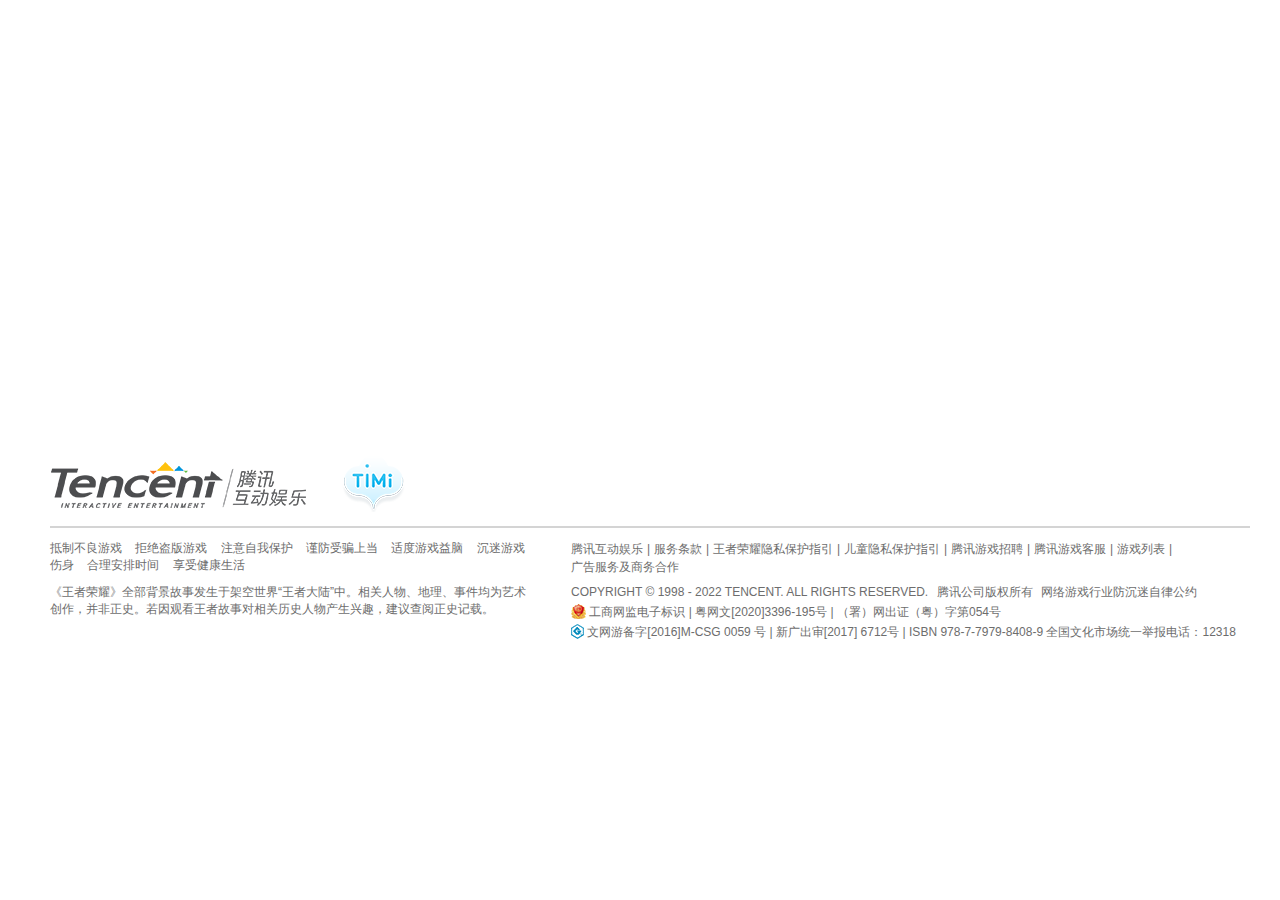
<file: 24_王者荣耀官网/06_page-bottom.html>
<!DOCTYPE html>
<html lang="en">
<head>
  <meta charset="UTF-8">
  <meta http-equiv="X-UA-Compatible" content="IE=edge">
  <meta name="viewport" content="width=device-width, initial-scale=1.0">
  <title>王者荣耀-bottom</title>
  <link rel="stylesheet" href="./CSS/common.css">
  <link rel="stylesheet" href="./CSS/main_header.css">
  <link rel="stylesheet" href="./CSS/reset.css">
  <style>
    /* .main .bottom {
      margin-top: 100px;
    } */
    .main .bottom .bottom-header {
      display: flex;
      height: 66px;
      padding-bottom: 10px;
      border-bottom: 2px solid #d4d4d4;
      margin-top: 100px;
      margin-bottom: 12px;
    }
    .main .bottom .bottom-header .header-logo {
      display: block;
      width: 285px;
      height: 64px;
      text-indent: -9999px;
      background: url(./img/bottom-logo.png) no-repeat ;
    }
    .main .bottom .bottom-header .logo-icon {
      display: block;
      width: 70px;
      height: 64px;
      background: url(./img/bottom-logo.png) no-repeat -285px 0;
    }
    .main .bottom .bottom-info {
      display: flex;
    }
    .main .bottom .bottom-info .info-left {
      width: 508px;
      font-size: 12px;
      color: #6d6d6d;
    }
    .main .bottom .bottom-info .info-left .advise em {
      margin-right: 10px;
    }
    .main .bottom .bottom-info .info-left .intro {
      margin-top: 10px;
    }
    .main .bottom .bottom-info .info-right {
      margin-left: 40px;
    }
    .main .bottom .bottom-info .info-right .right-top {
      display: flex;
      flex-wrap: wrap;
    }
    .main .bottom .bottom-info .info-right .right-top .item-top {
      margin-right: 4px;
    }
    .main .bottom .bottom-info .info-right .right-top a {
      font-size: 12px;
      color: #6d6d6d;
    }
    .main .bottom .bottom-info .info-right .right-top span {
      font-size: 12px;
      color: #6d6d6d;
    }
    .main .bottom .bottom-info .info-right .right-foot {
      font-size: 12px;
      color: #6d6d6d;
      margin-top: 8px;
    }
    .main .bottom .bottom-info .info-right .right-foot p {
      display: inline-block;
      margin-right: 5px;
    }
    .main .bottom .bottom-info .info-right .right-foot a {
      font-size: 12px;
      color: #6d6d6d;
    }
    .main .bottom .bottom-info .info-right .right-foot a {
      margin-right: 5px;
    }
    .main .bottom .bottom-info .info-right .right-foot .pany {
      display: block;
      font-size: 12px;
      color: #6d6d6d;
    }
    .main .bottom .bottom-info .info-right .right-foot .pany img {
      position: relative;
      top: 3px;
    }
    .main .bottom .bottom-info .info-right .right-foot .into img {
      position: relative;
      top: 3px;
    }
  </style>
</head>
<body>
  
  <div class="main main_wrapper">
    <div class="bottom">
      <div class="bottom-header">
        <a href="#" class="header-logo">腾讯互动娱乐</a>
        <a href="#" class="logo-icon"></a>
      </div>
      <div class="bottom-info">
        <div class="info-left">
          <p class="advise">
            <em>抵制不良游戏</em>
            <em>拒绝盗版游戏</em>
            <em>注意自我保护</em>
            <em>谨防受骗上当</em>
            <em>适度游戏益脑</em>
            <em>沉迷游戏伤身</em>
            <em>合理安排时间</em>
            <em>享受健康生活</em>
          </p>
          <p class="intro">
            《王者荣耀》全部背景故事发生于架空世界“王者大陆”中。相关人物、地理、事件均为艺术创作，并非正史。若因观看王者故事对相关历史人物产生兴趣，建议查阅正史记载。
          </p>
        </div>
        <div class="info-right">
          <ul class="right-top">
            <li class="item-top">
              <a href="#">腾讯互动娱乐</a>
              <span>|</span>
            </li>
            <li class="item-top">
              <a href="#">服务条款</a>
              <span>|</span>
            </li>
            <li class="item-top">
              <a href="#">王者荣耀隐私保护指引</a>
              <span>|</span>
            </li>
            <li class="item-top">
              <a href="#">儿童隐私保护指引</a>
              <span>|</span>
            </li>
            <li class="item-top">
              <a href="#">腾讯游戏招聘</a>
              <span>|</span>
            </li>
            <li class="item-top">
              <a href="#">腾讯游戏客服</a>
              <span>|</span>
            </li>
            <li class="item-top">
              <a href="#">游戏列表</a>
              <span>|</span>
            </li>
            <li class="item-top">
              <a href="#">广告服务及商务合作</a>
            </li>
          </ul>
          <div class="right-foot">
            <p>COPYRIGHT © 1998 - 2022 TENCENT. ALL RIGHTS RESERVED.</p>
            <a href="#">腾讯公司版权所有</a>
            <a href="#">网络游戏行业防沉迷自律公约</a>
            <a href="#" class="pany">
              <img src="./img/pany-icon.png" alt="">
              工商网监电子标识 
              <span>|</span>
              粤网文[2020]3396-195号
              <span>|</span>
              （署）网出证（粤）字第054号
            </a>
            <a href="#" class="into">
              <img src="./img/into-icon.png" alt="">
              文网游备字[2016]M-CSG 0059 号
              <span>|</span>
              新广出审[2017] 6712号
              <span>|</span>
              ISBN 978-7-7979-8408-9
              <p>全国文化市场统一举报电话：12318</p>
            </a>
          </div>
        </div>
      </div>
    </div>
  </div>

</body>
</html>
</file>
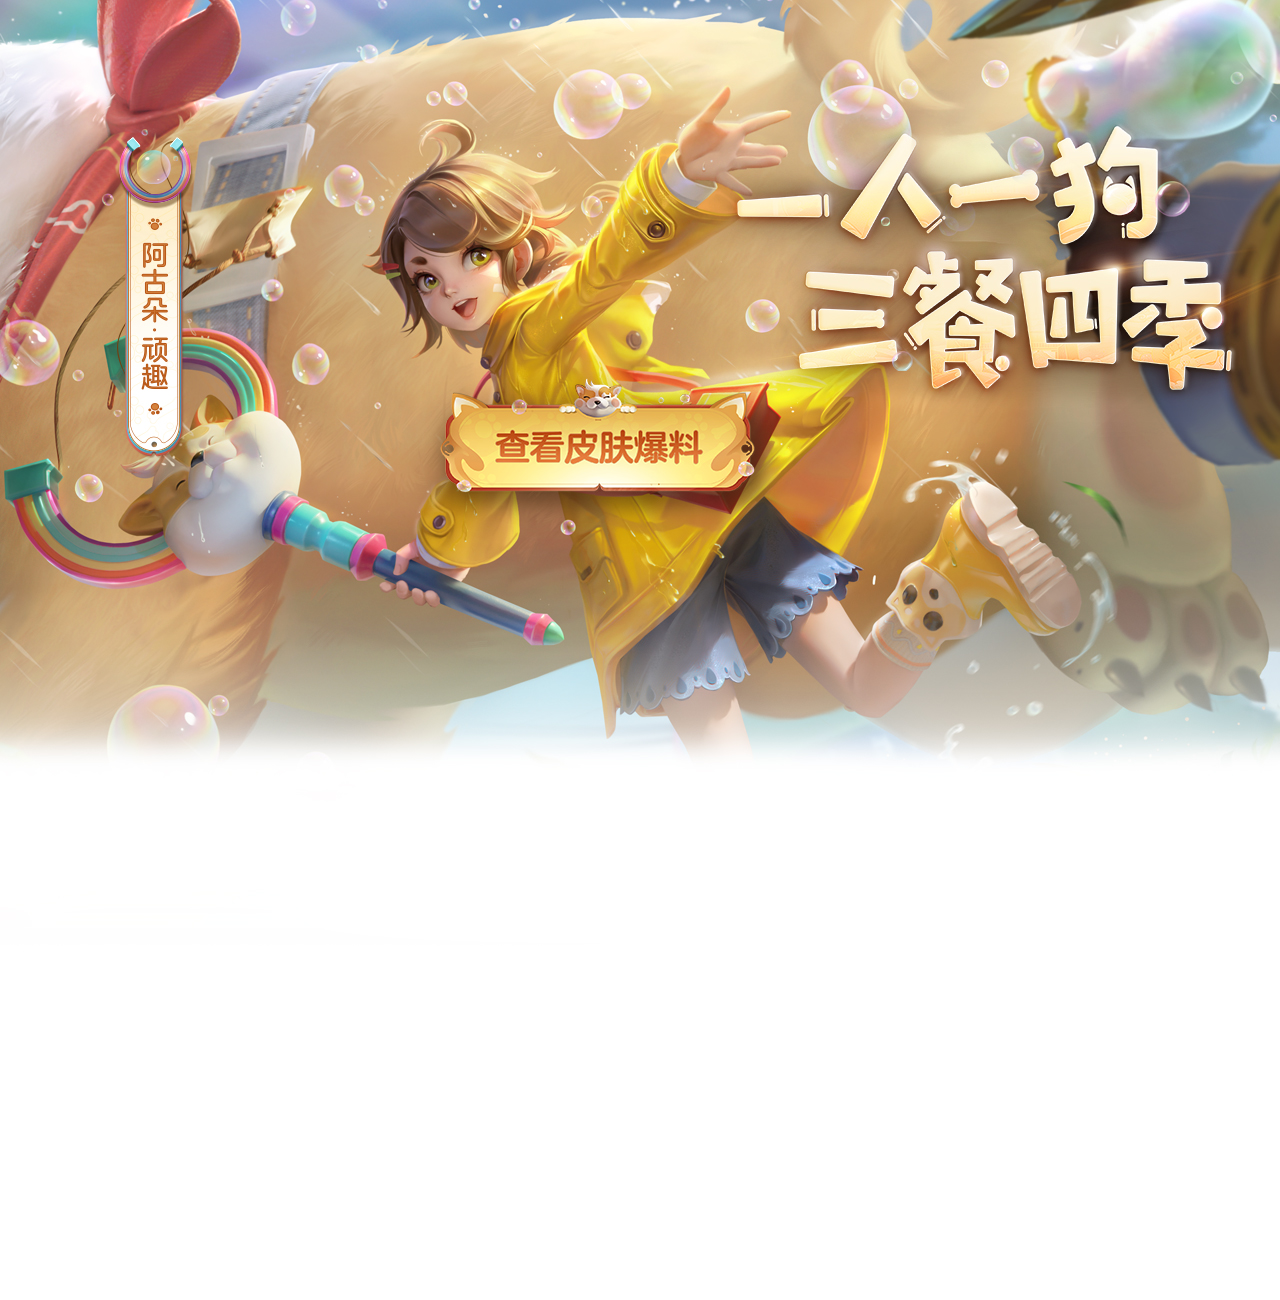
<file: 24_王者荣耀官网/07_page-background.html>
<!DOCTYPE html>
<html lang="en">
<head>
  <meta charset="UTF-8">
  <meta http-equiv="X-UA-Compatible" content="IE=edge">
  <meta name="viewport" content="width=device-width, initial-scale=1.0">
  <title>王者荣耀-bgc</title>
  <style>
  .bgc {
    overflow: hidden;
    position: absolute;
    left: 0;
    right: 0;
    top: 0;
    width: 100%;
    height: 1300px;
    margin: 0 auto;
    background: url(./img/bgc.jpg) no-repeat ;
    background-position: center top;
}
  </style>
</head>
<body>
  
  <div class="main main_wrapper">
    <div class="bgc">
    </div>
  </div>

</body>
</html>
</file>
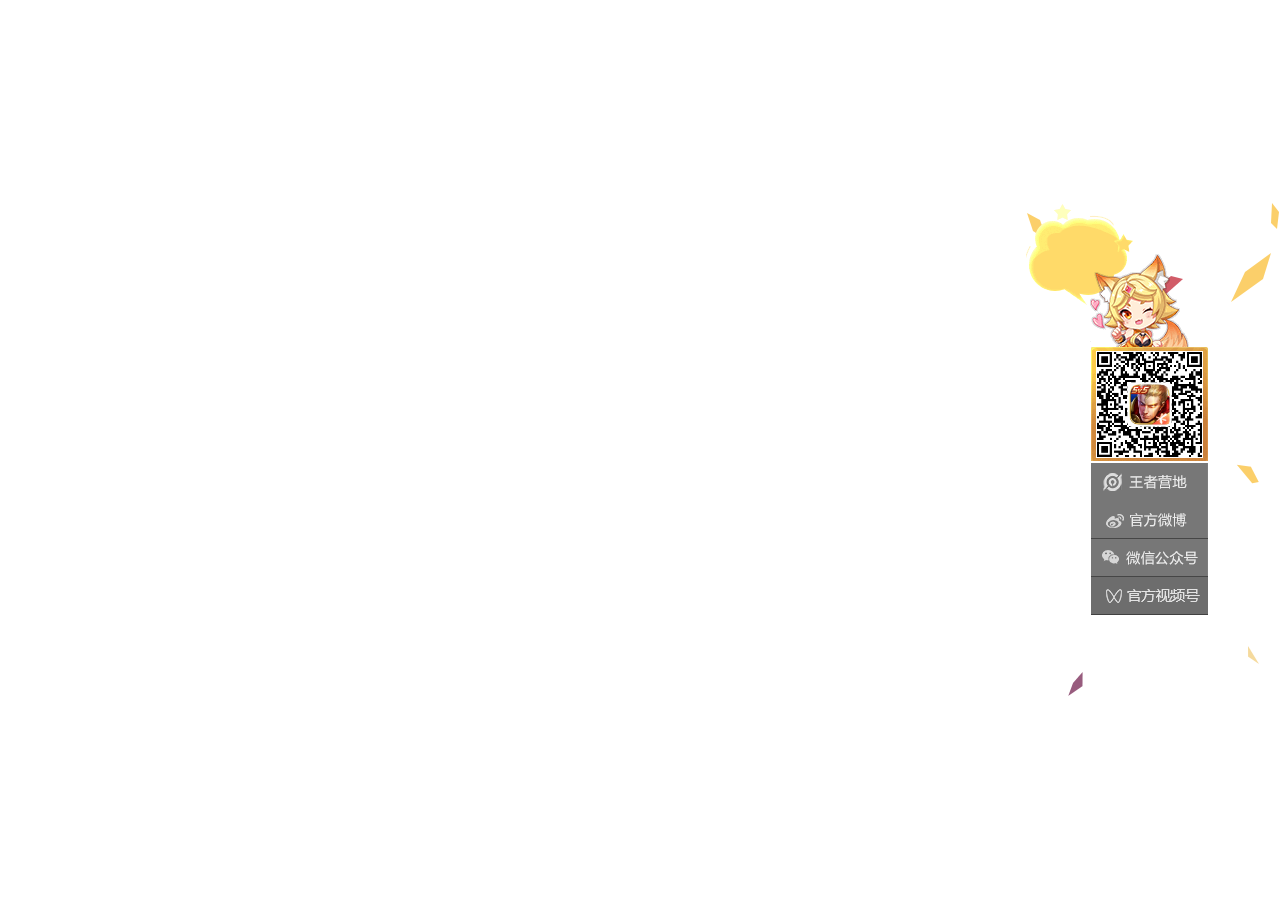
<file: 24_王者荣耀官网/08_page-right-fixed.html>
<!DOCTYPE html>
<html lang="en">
<head>
  <meta charset="UTF-8">
  <meta http-equiv="X-UA-Compatible" content="IE=edge">
  <meta name="viewport" content="width=device-width, initial-scale=1.0">
  <link rel="stylesheet" href="./CSS/reset.css">
  <title>Document</title>
  <style>
    .right-nav {
      position: fixed;  
      top: 50%;
      transform: translate(0, -50%);
      right: 0;
      width: 254px;
      height: 494px;
      background: url(./img/right-nav.png) no-repeat;
    }
    .right-nav .right-list {
      position: relative;
      top: -7px;
      right: -65px;
    }
    .right-nav .right-list .item {
      width: 117px;
      height: 38px;
      background: url(./img/right-nav02.png) no-repeat;
    }
    .right-nav .right-list .item-code {
      height: 116px;
      text-align: center;
      margin-bottom: 2px;
    } 
    .right-nav .right-list .item-code img {
      width: 107px;
      height: 107px;
      margin-top: 6px;
    }
    .right-nav .right-list .item-king {
      background-position: -243px -134px;
    }
    .right-nav .right-list .item-king:hover {
      background-position: -243px -172px;
    }
    .right-nav .right-list .item-weibo {
      background-position: -122px -120px;
    }
    .right-nav .right-list .item-weibo:hover {
      background-position: -122px -240px;
    }
    .right-nav .right-list .item-weixin {
      background-position: -122px -160px;
    }
    .right-nav .right-list .item-weixin:hover {
      background-position: -122px -200px;
    }
    .right-nav .right-list .item-video {
      background-position: -122px 0;
    }
    .right-nav .right-list .item-video:hover {
      background-position: -122px -42px;
    }
    .right-nav .right-list .item .king {
      position: relative;
      /* display: none; */
      opacity: 0;
      width: 117px;
      height: 38px;
      transition: opacity 300ms ease-in;
    }
    .right-nav .right-list .item:hover .king {
      /* display: block; */
      opacity: 1;
    }
    .right-nav .right-list .item .king img {
      position: absolute;
      right: 120px;
      width: 100px;
      height: 100px;
      border: 4px solid rebeccapurple;
    }
  </style>
</head>
<body>
  
  <div class="right-nav">
    <div class="right-dj">
      <img src="./img/nav-top.png" alt="">
    </div>
    <ul class="right-list">
      <li class="item item-code">
        <img src="./img/wzry_qrcode (1).webp" alt="">
      </li>
      <li class="item item-king">
        <div class="king">
          <img src="./img/king.webp" alt="">
        </div>
      </li>
      <li class="item item-weibo">
        <div class="king">
          <img src="./img/king.webp" alt="">
        </div>
      </li>
      <li class="item item-weixin">
        <div class="king">
          <img src="./img/king.webp" alt="">
        </div>
      </li>
      <li class="item item-video">
        <div class="king">
          <img src="./img/king.webp" alt="">
        </div>
      </li> 
    </ul>
  </div>

</body>
</html>
</file>
<file: 24_王者荣耀官网/CSS/common.css>
body {
  font-size: 14px;
  font-family: "Microsoft YaHei",Tahoma,"simsun",sans-serif;

  min-width: 1300px;
}

.top_wrapper {
  width: 980px;
  margin: 0 auto;
}

.header_wrapper {
  width: 1300px;
  margin: 0 auto;
}

.main_wrapper {
  width: 1200px;
  margin: 450px auto 0;
}
</file>
<file: 24_王者荣耀官网/CSS/main_header.css>
.item_common {
  display: flex;
  justify-content: space-between;
  height: 26px;
  line-height: 26px;
  margin-bottom: 16px;
}

.item_header {
  color: #323235;
  font-weight: 600;
  font-size: 22px;
  padding-left: 33px;
}

.more_header {
  color: #999;
  padding-left: 22px;
  background: url(../img/index_sprite.png) no-repeat -252px 6px;
}

 /* 栏目推荐 */
.item_column {
  display: flex;
  justify-content: space-around;
  height: 32px;
  line-height: 32px;
  text-align: center;
  margin-bottom: 5px;
  background-color: #f5f5f5;
}
.item_column a {
  flex: 1;
  display: inline-block;
  height: 29px;
  border-bottom: 3px solid transparent;
  color: #999;
}
.item_column a:hover,
.item_column a.active {
  color: #333;
  border-bottom-color: #f3c258;
}
.item_column span {
  width: 1px;
  height: 20px;
  background-color: #e1e1e1;;
  margin: 5px 0 0;
}
</file>
